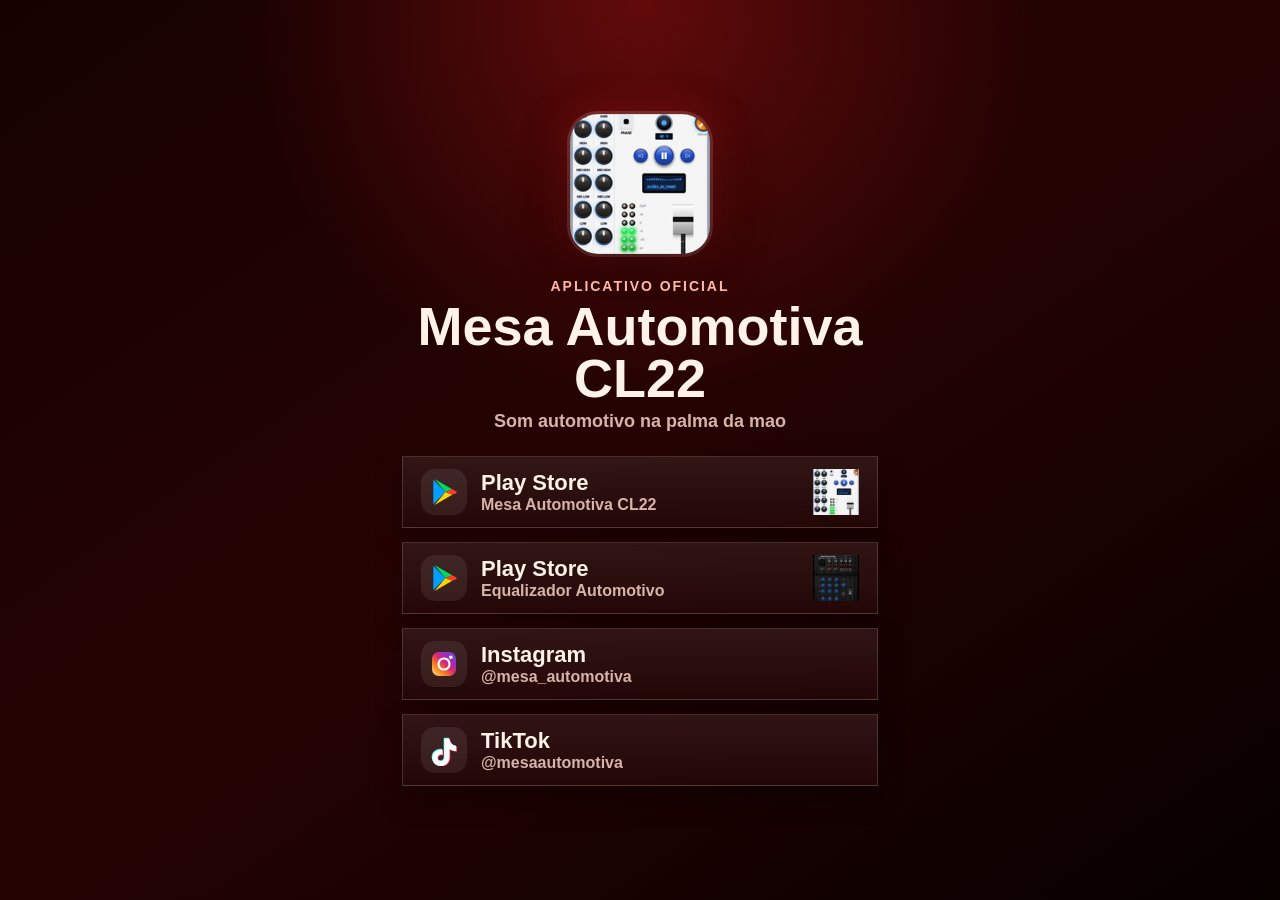
<file: index.html>
<!doctype html>
<html lang="pt-BR">
  <head>
    <meta charset="utf-8" />
    <meta name="viewport" content="width=device-width, initial-scale=1" />
    <meta
      name="description"
      content="Links oficiais dos apps Mesa Automotiva: Play Store, Instagram e TikTok."
    />
    <meta name="theme-color" content="#2b0303" />
    <title>Mesa Automotiva CL22</title>
    <link rel="icon" href="assets/app-icon.jpg" />
    <style>
      :root {
        color-scheme: dark;
        --red-950: #160101;
        --red-900: #260303;
        --red-800: #3a0505;
        --red-700: #5f0909;
        --red-500: #d01818;
        --cream: #fff2e8;
        --muted: #d6b4a9;
      }

      * {
        box-sizing: border-box;
      }

      html,
      body {
        width: 100%;
        height: 100%;
        margin: 0;
        overflow-x: hidden;
        overflow-y: auto;
      }

      body {
        height: auto;
        min-height: 100svh;
        font-family: Arial, Helvetica, sans-serif;
        background:
          radial-gradient(circle at 50% 0%, rgba(208, 24, 24, 0.38), transparent 36%),
          linear-gradient(145deg, var(--red-950), var(--red-900) 48%, #080000);
        color: var(--cream);
      }

      .page {
        width: min(100%, 520px);
        min-height: 100svh;
        margin: 0 auto;
        padding: clamp(18px, 4svh, 42px) 22px;
        display: flex;
        flex-direction: column;
        align-items: center;
        justify-content: center;
        gap: clamp(14px, 2.8svh, 24px);
        text-align: center;
      }

      .app-icon {
        width: clamp(92px, 18svh, 140px);
        aspect-ratio: 1;
        border-radius: 28px;
        object-fit: cover;
        box-shadow:
          0 22px 55px rgba(0, 0, 0, 0.48),
          0 0 0 3px rgba(255, 242, 232, 0.16),
          0 0 42px rgba(208, 24, 24, 0.44);
      }

      .intro {
        display: grid;
        gap: 7px;
      }

      .eyebrow {
        margin: 0;
        color: #ffb8a8;
        font-size: clamp(12px, 2.1svh, 14px);
        font-weight: 700;
        letter-spacing: 0.14em;
        text-transform: uppercase;
      }

      h1 {
        margin: 0;
        font-size: clamp(34px, 7svh, 54px);
        line-height: 0.96;
        letter-spacing: 0;
      }

      .subtitle {
        margin: 0;
        color: var(--muted);
        font-size: clamp(14px, 2.4svh, 18px);
        font-weight: 700;
      }

      .links {
        width: 100%;
        display: grid;
        gap: clamp(10px, 1.8svh, 14px);
      }

      .link-button {
        min-height: clamp(58px, 9.5svh, 72px);
        padding: 10px 18px;
        display: grid;
        grid-template-columns: 46px 1fr;
        align-items: center;
        gap: 14px;
        color: var(--cream);
        text-decoration: none;
        text-align: left;
        background:
          linear-gradient(180deg, rgba(255, 255, 255, 0.08), rgba(255, 255, 255, 0.02)),
          rgba(32, 2, 2, 0.82);
        border: 1px solid rgba(255, 210, 196, 0.18);
        border-radius: 0;
        box-shadow: 0 12px 28px rgba(0, 0, 0, 0.28);
      }

      .app-link {
        grid-template-columns: 46px 1fr 46px;
      }

      .app-thumbnail {
        width: 46px;
        height: 46px;
        object-fit: cover;
      }

      .link-button:focus-visible,
      .link-button:hover {
        outline: none;
        border-color: rgba(255, 242, 232, 0.46);
        background:
          linear-gradient(180deg, rgba(208, 24, 24, 0.28), rgba(255, 255, 255, 0.03)),
          rgba(45, 3, 3, 0.92);
      }

      .logo {
        width: 46px;
        height: 46px;
        display: grid;
        place-items: center;
        border-radius: 14px;
        background: rgba(255, 255, 255, 0.08);
      }

      .logo svg {
        width: 32px;
        height: 32px;
        display: block;
      }

      .button-copy {
        min-width: 0;
        display: grid;
        gap: 2px;
      }

      .button-copy strong {
        font-size: clamp(18px, 3svh, 22px);
        line-height: 1.05;
      }

      .button-copy span {
        color: var(--muted);
        font-size: clamp(13px, 2.3svh, 16px);
        font-weight: 700;
        overflow-wrap: anywhere;
      }

      .play-blue {
        fill: #00a0ff;
      }

      .play-green {
        fill: #00d95f;
      }

      .play-yellow {
        fill: #ffd500;
      }

      .play-red {
        fill: #ff3d28;
      }

      .tik-cyan {
        fill: #25f4ee;
      }

      .tik-red {
        fill: #fe2c55;
      }

      .tik-white {
        fill: #ffffff;
      }

      @media (max-height: 610px) {
        .page {
          gap: 10px;
          padding-block: 14px;
        }

        .intro {
          gap: 4px;
        }

        .link-button {
          min-height: 54px;
          border-radius: 0;
        }

        .logo {
          width: 42px;
          height: 42px;
        }
      }
    </style>
  </head>
  <body>
    <main class="page" aria-label="Mesa Automotiva CL22">
      <img class="app-icon" src="assets/app-icon.jpg" alt="Icone do app Mesa Automotiva CL22" />

      <section class="intro" aria-labelledby="page-title">
        <p class="eyebrow">Aplicativo oficial</p>
        <h1 id="page-title">Mesa Automotiva CL22</h1>
        <p class="subtitle">Som automotivo na palma da mao</p>
      </section>

      <nav class="links" aria-label="Links oficiais">
        <a
          class="link-button app-link"
          href="https://play.google.com/store/apps/details?id=com.mesaautomotiva.cl23"
          target="_blank"
          rel="noopener noreferrer"
        >
          <span class="logo" aria-hidden="true">
            <svg viewBox="0 0 48 48" focusable="false">
              <path class="play-blue" d="M8 5.5v37l18.2-18.5L8 5.5Z" />
              <path class="play-green" d="M9.8 4.6 36.4 19.7 26.2 24 9.8 4.6Z" />
              <path class="play-yellow" d="M9.8 43.4 26.2 24l10.2 4.3L9.8 43.4Z" />
              <path class="play-red" d="M26.2 24 36.4 19.7 42 23c1.4.8 1.4 2.2 0 3l-5.6 2.3L26.2 24Z" />
            </svg>
          </span>
          <span class="button-copy">
            <strong>Play Store</strong>
            <span>Mesa Automotiva CL22</span>
          </span>
          <img class="app-thumbnail" src="assets/app-icon.jpg" alt="Miniatura do app Mesa Automotiva CL22" />
        </a>

        <a
          class="link-button app-link"
          href="https://play.google.com/store/apps/details?id=com.mesaautomotiva.cl23v2"
          target="_blank"
          rel="noopener noreferrer"
        >
          <span class="logo" aria-hidden="true">
            <svg viewBox="0 0 48 48" focusable="false">
              <path class="play-blue" d="M8 5.5v37l18.2-18.5L8 5.5Z" />
              <path class="play-green" d="M9.8 4.6 36.4 19.7 26.2 24 9.8 4.6Z" />
              <path class="play-yellow" d="M9.8 43.4 26.2 24l10.2 4.3L9.8 43.4Z" />
              <path class="play-red" d="M26.2 24 36.4 19.7 42 23c1.4.8 1.4 2.2 0 3l-5.6 2.3L26.2 24Z" />
            </svg>
          </span>
          <span class="button-copy">
            <strong>Play Store</strong>
            <span>Equalizador Automotivo</span>
          </span>
          <img class="app-thumbnail" src="assets/equalizador-automotivo-icon.webp" alt="Miniatura do app Equalizador Automotivo" />
        </a>

        <a
          class="link-button"
          href="https://www.instagram.com/mesa_automotiva?igsh=dzlzZTd3NW53b2U5"
          target="_blank"
          rel="noopener noreferrer"
        >
          <span class="logo" aria-hidden="true">
            <svg viewBox="0 0 48 48" focusable="false">
              <defs>
                <linearGradient id="instagram-gradient" x1="8" y1="42" x2="42" y2="6" gradientUnits="userSpaceOnUse">
                  <stop stop-color="#feda75" />
                  <stop offset="0.28" stop-color="#fa7e1e" />
                  <stop offset="0.52" stop-color="#d62976" />
                  <stop offset="0.75" stop-color="#962fbf" />
                  <stop offset="1" stop-color="#4f5bd5" />
                </linearGradient>
              </defs>
              <rect x="6" y="6" width="36" height="36" rx="10" fill="url(#instagram-gradient)" />
              <circle cx="24" cy="24" r="8.3" fill="none" stroke="#ffffff" stroke-width="3.2" />
              <circle cx="34.2" cy="13.8" r="2.7" fill="#ffffff" />
            </svg>
          </span>
          <span class="button-copy">
            <strong>Instagram</strong>
            <span>@mesa_automotiva</span>
          </span>
        </a>

        <a
          class="link-button"
          href="https://www.tiktok.com/@mesaautomotiva"
          target="_blank"
          rel="noopener noreferrer"
        >
          <span class="logo" aria-hidden="true">
            <svg viewBox="0 0 48 48" focusable="false">
              <path class="tik-cyan" d="M31.2 5.8c.8 6.1 4.3 10.4 10.3 11.3v7.4c-3.8.1-7.1-.9-10.1-3v12.4c0 7.4-5.8 13.1-13.1 13.1C11 47 5.5 41.6 5.5 34.6c0-7.1 5.7-12.5 12.8-12.5.9 0 1.7.1 2.6.3v7.7c-.8-.3-1.5-.4-2.4-.4-2.8 0-5 2.1-5 4.9 0 2.9 2.2 5 5 5s5-2.1 5-5V5.8h7.7Z" />
              <path class="tik-red" d="M33.2 7.8c.8 6.1 4.3 10.4 10.3 11.3v7.4c-3.8.1-7.1-.9-10.1-3v12.4c0 7.4-5.8 13.1-13.1 13.1C13 49 7.5 43.6 7.5 36.6c0-7.1 5.7-12.5 12.8-12.5.9 0 1.7.1 2.6.3v7.7c-.8-.3-1.5-.4-2.4-.4-2.8 0-5 2.1-5 4.9 0 2.9 2.2 5 5 5s5-2.1 5-5V7.8h7.7Z" />
              <path class="tik-white" d="M32.1 6.8c.8 6.1 4.3 10.4 10.3 11.3v7.4c-3.8.1-7.1-.9-10.1-3v12.4c0 7.4-5.8 13.1-13.1 13.1C11.9 48 6.4 42.6 6.4 35.6c0-7.1 5.7-12.5 12.8-12.5.9 0 1.7.1 2.6.3v7.7c-.8-.3-1.5-.4-2.4-.4-2.8 0-5 2.1-5 4.9 0 2.9 2.2 5 5 5s5-2.1 5-5V6.8h7.7Z" />
            </svg>
          </span>
          <span class="button-copy">
            <strong>TikTok</strong>
            <span>@mesaautomotiva</span>
          </span>
        </a>
      </nav>
    </main>
  </body>
</html>
</file>
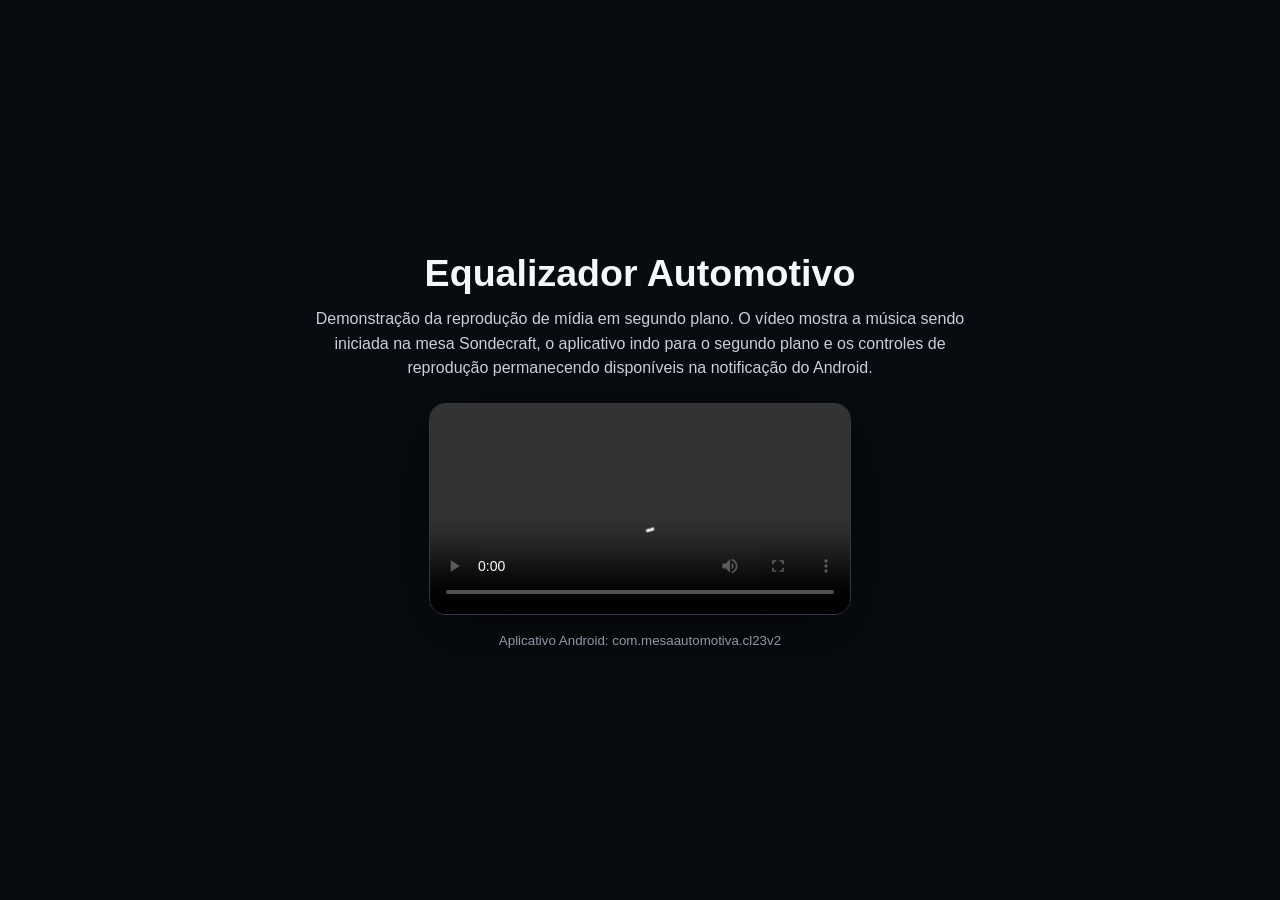
<file: demonstracao-reproducao-segundo-plano.html>
<!doctype html>
<html lang="pt-BR">
  <head>
    <meta charset="utf-8" />
    <meta name="viewport" content="width=device-width, initial-scale=1" />
    <meta name="robots" content="noindex, nofollow" />
    <title>Demonstração de reprodução em segundo plano — Equalizador Automotivo</title>
    <style>
      :root {
        color-scheme: dark;
        font-family: Arial, Helvetica, sans-serif;
        background: #080b0f;
        color: #f5f7fa;
      }

      body {
        margin: 0;
        min-height: 100vh;
        display: grid;
        place-items: center;
        padding: 24px;
        box-sizing: border-box;
      }

      main {
        width: min(760px, 100%);
        text-align: center;
      }

      h1 {
        margin: 0 0 12px;
        font-size: clamp(1.55rem, 4vw, 2.35rem);
      }

      p {
        margin: 0 auto 22px;
        max-width: 660px;
        color: #c7d0db;
        line-height: 1.55;
      }

      video {
        display: block;
        width: min(420px, 100%);
        max-height: 76vh;
        margin: 0 auto;
        border: 1px solid #303844;
        border-radius: 16px;
        background: #000;
        box-shadow: 0 18px 60px rgb(0 0 0 / 45%);
      }

      small {
        display: block;
        margin-top: 18px;
        color: #8e99a7;
      }
    </style>
  </head>
  <body>
    <main>
      <h1>Equalizador Automotivo</h1>
      <p>
        Demonstração da reprodução de mídia em segundo plano. O vídeo mostra a
        música sendo iniciada na mesa Sondecraft, o aplicativo indo para o
        segundo plano e os controles de reprodução permanecendo disponíveis na
        notificação do Android.
      </p>
      <video controls playsinline preload="metadata">
        <source
          src="demonstracao-reproducao-segundo-plano.mp4"
          type="video/mp4"
        />
        Seu navegador não conseguiu reproduzir este vídeo.
      </video>
      <small>Aplicativo Android: com.mesaautomotiva.cl23v2</small>
    </main>
  </body>
</html>
</file>
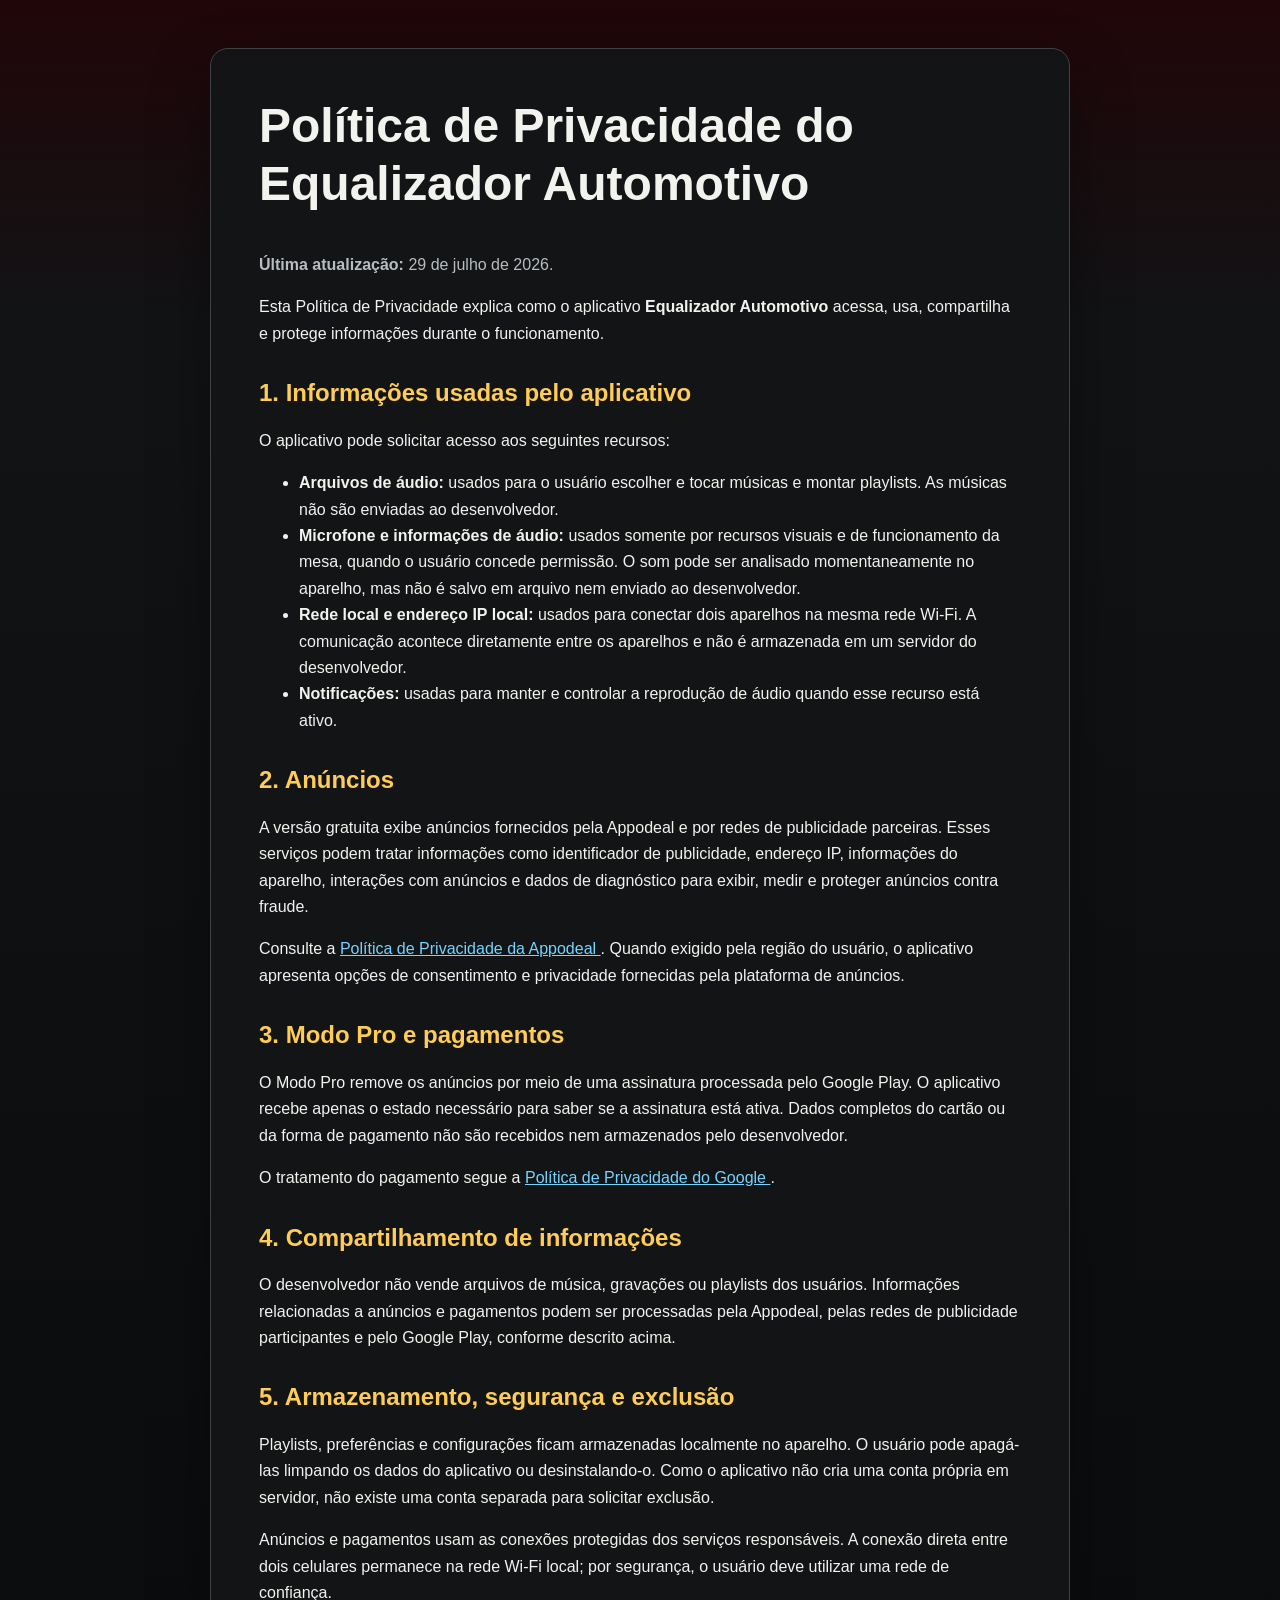
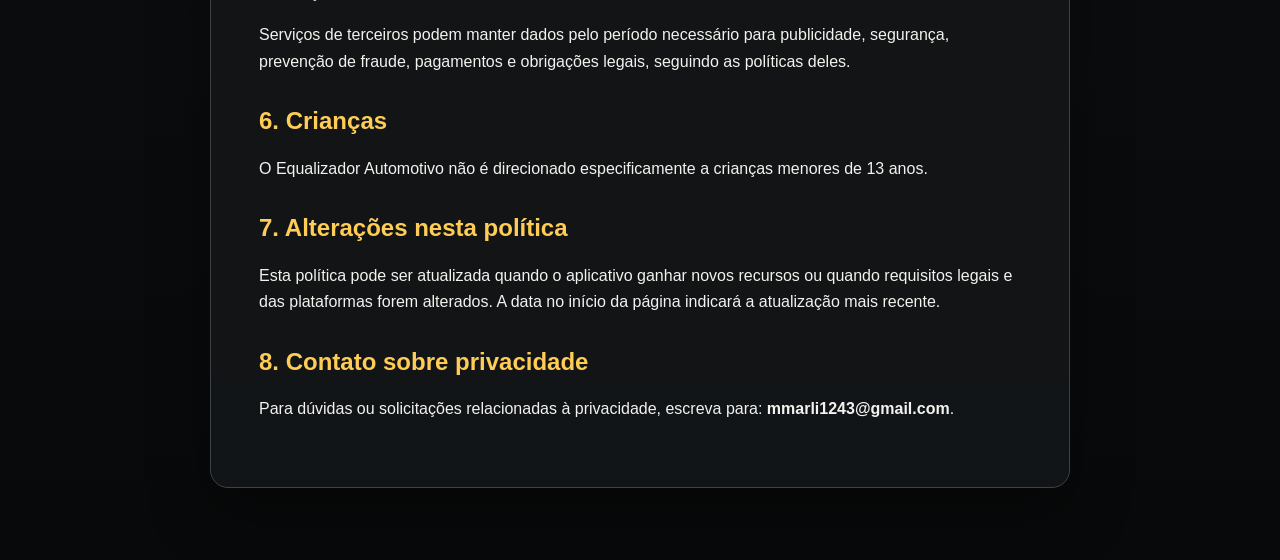
<file: politica-de-privacidade-equalizador.html>
<!doctype html>
<html lang="pt-BR">
<head>
  <meta charset="utf-8">
  <meta name="viewport" content="width=device-width, initial-scale=1">
  <meta name="robots" content="index,follow">
  <title>Política de Privacidade — Equalizador Automotivo</title>
  <style>
    :root {
      color-scheme: dark;
      font-family: Arial, Helvetica, sans-serif;
      background: #08090a;
      color: #f2f2ee;
    }
    body {
      margin: 0;
      background: linear-gradient(180deg, #210609 0, #111315 20rem, #08090a 100%);
    }
    main {
      width: min(860px, calc(100% - 32px));
      margin: 0 auto;
      padding: 48px 0 72px;
      line-height: 1.65;
    }
    article {
      background: rgba(19, 21, 23, 0.94);
      border: 1px solid #3e4246;
      border-radius: 18px;
      padding: clamp(24px, 5vw, 48px);
      box-shadow: 0 24px 60px rgba(0, 0, 0, 0.35);
    }
    h1, h2 {
      line-height: 1.2;
    }
    h1 {
      margin-top: 0;
      font-size: clamp(2rem, 5vw, 3rem);
    }
    h2 {
      margin-top: 2rem;
      color: #ffcc55;
    }
    a {
      color: #76d4ff;
    }
    .updated {
      color: #b9bdc0;
    }
  </style>
</head>
<body>
  <main>
    <article>
      <h1>Política de Privacidade do Equalizador Automotivo</h1>
      <p class="updated"><strong>Última atualização:</strong> 29 de julho de 2026.</p>

      <p>
        Esta Política de Privacidade explica como o aplicativo
        <strong>Equalizador Automotivo</strong> acessa, usa, compartilha e protege
        informações durante o funcionamento.
      </p>

      <h2>1. Informações usadas pelo aplicativo</h2>
      <p>O aplicativo pode solicitar acesso aos seguintes recursos:</p>
      <ul>
        <li>
          <strong>Arquivos de áudio:</strong> usados para o usuário escolher e tocar
          músicas e montar playlists. As músicas não são enviadas ao desenvolvedor.
        </li>
        <li>
          <strong>Microfone e informações de áudio:</strong> usados somente por
          recursos visuais e de funcionamento da mesa, quando o usuário concede
          permissão. O som pode ser analisado momentaneamente no aparelho, mas não
          é salvo em arquivo nem enviado ao desenvolvedor.
        </li>
        <li>
          <strong>Rede local e endereço IP local:</strong> usados para conectar dois
          aparelhos na mesma rede Wi‑Fi. A comunicação acontece diretamente entre
          os aparelhos e não é armazenada em um servidor do desenvolvedor.
        </li>
        <li>
          <strong>Notificações:</strong> usadas para manter e controlar a reprodução
          de áudio quando esse recurso está ativo.
        </li>
      </ul>

      <h2>2. Anúncios</h2>
      <p>
        A versão gratuita exibe anúncios fornecidos pela Appodeal e por redes de
        publicidade parceiras. Esses serviços podem tratar informações como
        identificador de publicidade, endereço IP, informações do aparelho,
        interações com anúncios e dados de diagnóstico para exibir, medir e
        proteger anúncios contra fraude.
      </p>
      <p>
        Consulte a
        <a href="https://appodeal.com/privacy-policy/" rel="noopener noreferrer">
          Política de Privacidade da Appodeal
        </a>.
        Quando exigido pela região do usuário, o aplicativo apresenta opções de
        consentimento e privacidade fornecidas pela plataforma de anúncios.
      </p>

      <h2>3. Modo Pro e pagamentos</h2>
      <p>
        O Modo Pro remove os anúncios por meio de uma assinatura processada pelo
        Google Play. O aplicativo recebe apenas o estado necessário para saber se a
        assinatura está ativa. Dados completos do cartão ou da forma de pagamento
        não são recebidos nem armazenados pelo desenvolvedor.
      </p>
      <p>
        O tratamento do pagamento segue a
        <a href="https://policies.google.com/privacy?hl=pt-BR" rel="noopener noreferrer">
          Política de Privacidade do Google
        </a>.
      </p>

      <h2>4. Compartilhamento de informações</h2>
      <p>
        O desenvolvedor não vende arquivos de música, gravações ou playlists dos
        usuários. Informações relacionadas a anúncios e pagamentos podem ser
        processadas pela Appodeal, pelas redes de publicidade participantes e pelo
        Google Play, conforme descrito acima.
      </p>

      <h2>5. Armazenamento, segurança e exclusão</h2>
      <p>
        Playlists, preferências e configurações ficam armazenadas localmente no
        aparelho. O usuário pode apagá-las limpando os dados do aplicativo ou
        desinstalando-o. Como o aplicativo não cria uma conta própria em servidor,
        não existe uma conta separada para solicitar exclusão.
      </p>
      <p>
        Anúncios e pagamentos usam as conexões protegidas dos serviços responsáveis.
        A conexão direta entre dois celulares permanece na rede Wi‑Fi local; por
        segurança, o usuário deve utilizar uma rede de confiança.
      </p>
      <p>
        Serviços de terceiros podem manter dados pelo período necessário para
        publicidade, segurança, prevenção de fraude, pagamentos e obrigações legais,
        seguindo as políticas deles.
      </p>

      <h2>6. Crianças</h2>
      <p>
        O Equalizador Automotivo não é direcionado especificamente a crianças
        menores de 13 anos.
      </p>

      <h2>7. Alterações nesta política</h2>
      <p>
        Esta política pode ser atualizada quando o aplicativo ganhar novos recursos
        ou quando requisitos legais e das plataformas forem alterados. A data no
        início da página indicará a atualização mais recente.
      </p>

      <h2>8. Contato sobre privacidade</h2>
      <p>
        Para dúvidas ou solicitações relacionadas à privacidade, escreva para:
        <strong>mmarli1243@gmail.com</strong>.
      </p>
    </article>
  </main>
</body>
</html>
</file>
